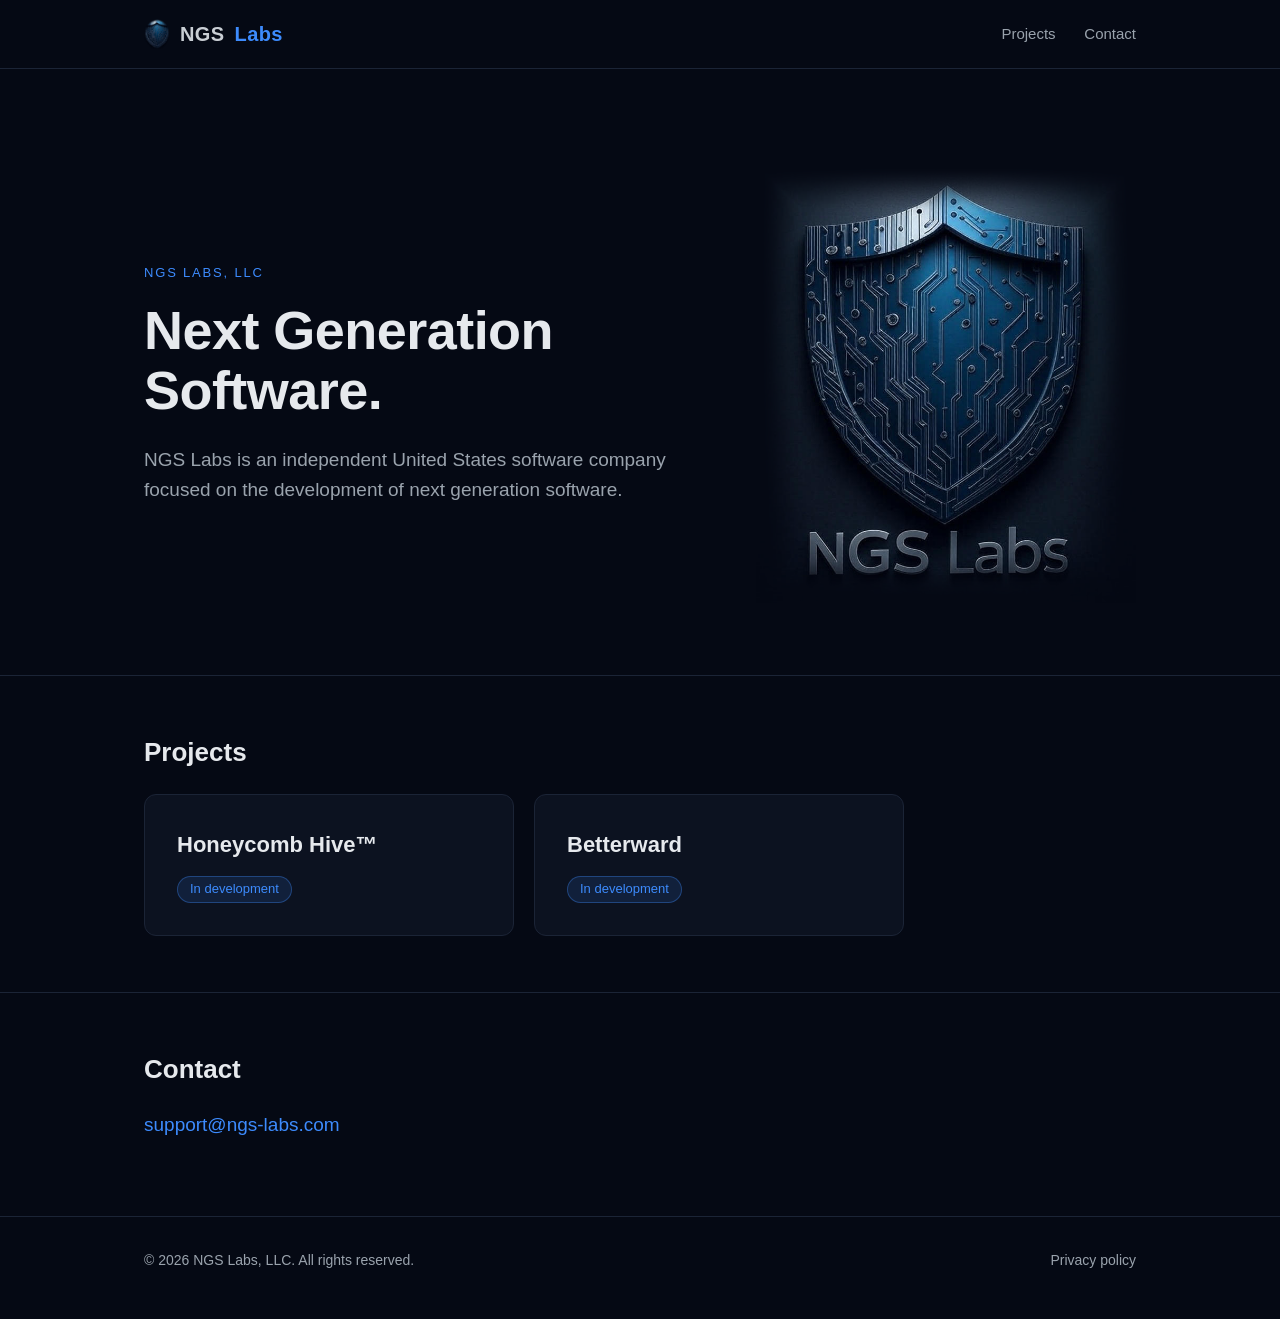
<file: index.html>
<!doctype html>
<html lang="en">
<head>
  <meta charset="utf-8">
  <meta name="viewport" content="width=device-width, initial-scale=1">
  <title>NGS Labs, LLC · Next Generation Software</title>
  <meta name="description" content="NGS Labs, LLC develops next generation software.">
  <link rel="stylesheet" href="styles.css">
  <link rel="icon" type="image/png" href="shield.png">
</head>
<body>
  <header class="site">
    <div class="wrap">
      <a class="wordmark" href="/"><img src="shield.png" alt="">NGS <span>Labs</span></a>
      <nav>
        <a href="#projects">Projects</a>
        <a href="#contact">Contact</a>
      </nav>
    </div>
  </header>

  <main>
    <div class="wrap hero">
      <div class="hero-grid">
        <div>
          <p class="eyebrow">NGS Labs, LLC</p>
          <h1>Next Generation Software.</h1>
          <p>NGS Labs is an independent United States software company focused on the development of next generation software.</p>
        </div>
        <div class="hero-logo"><img src="logo.png" alt="NGS Labs logo" width="720" height="830"></div>
      </div>
    </div>

    <section id="projects">
      <div class="wrap">
        <h2>Projects</h2>
        <div class="cards">
          <div class="card">
            <h3>Honeycomb Hive&trade;</h3>
            <span class="status">In development</span>
          </div>
          <div class="card">
            <h3>Betterward</h3>
            <span class="status">In development</span>
          </div>
        </div>
      </div>
    </section>

    <section id="contact">
      <div class="wrap">
        <h2>Contact</h2>
        <p class="contact-line"><a href="mailto:support@ngs-labs.com">support@ngs-labs.com</a></p>
      </div>
    </section>
  </main>

  <footer class="site">
    <div class="wrap">
      <span>&copy; 2026 NGS Labs, LLC. All rights reserved.</span>
      <a href="privacy.html">Privacy policy</a>
    </div>
  </footer>
</body>
</html>
</file>
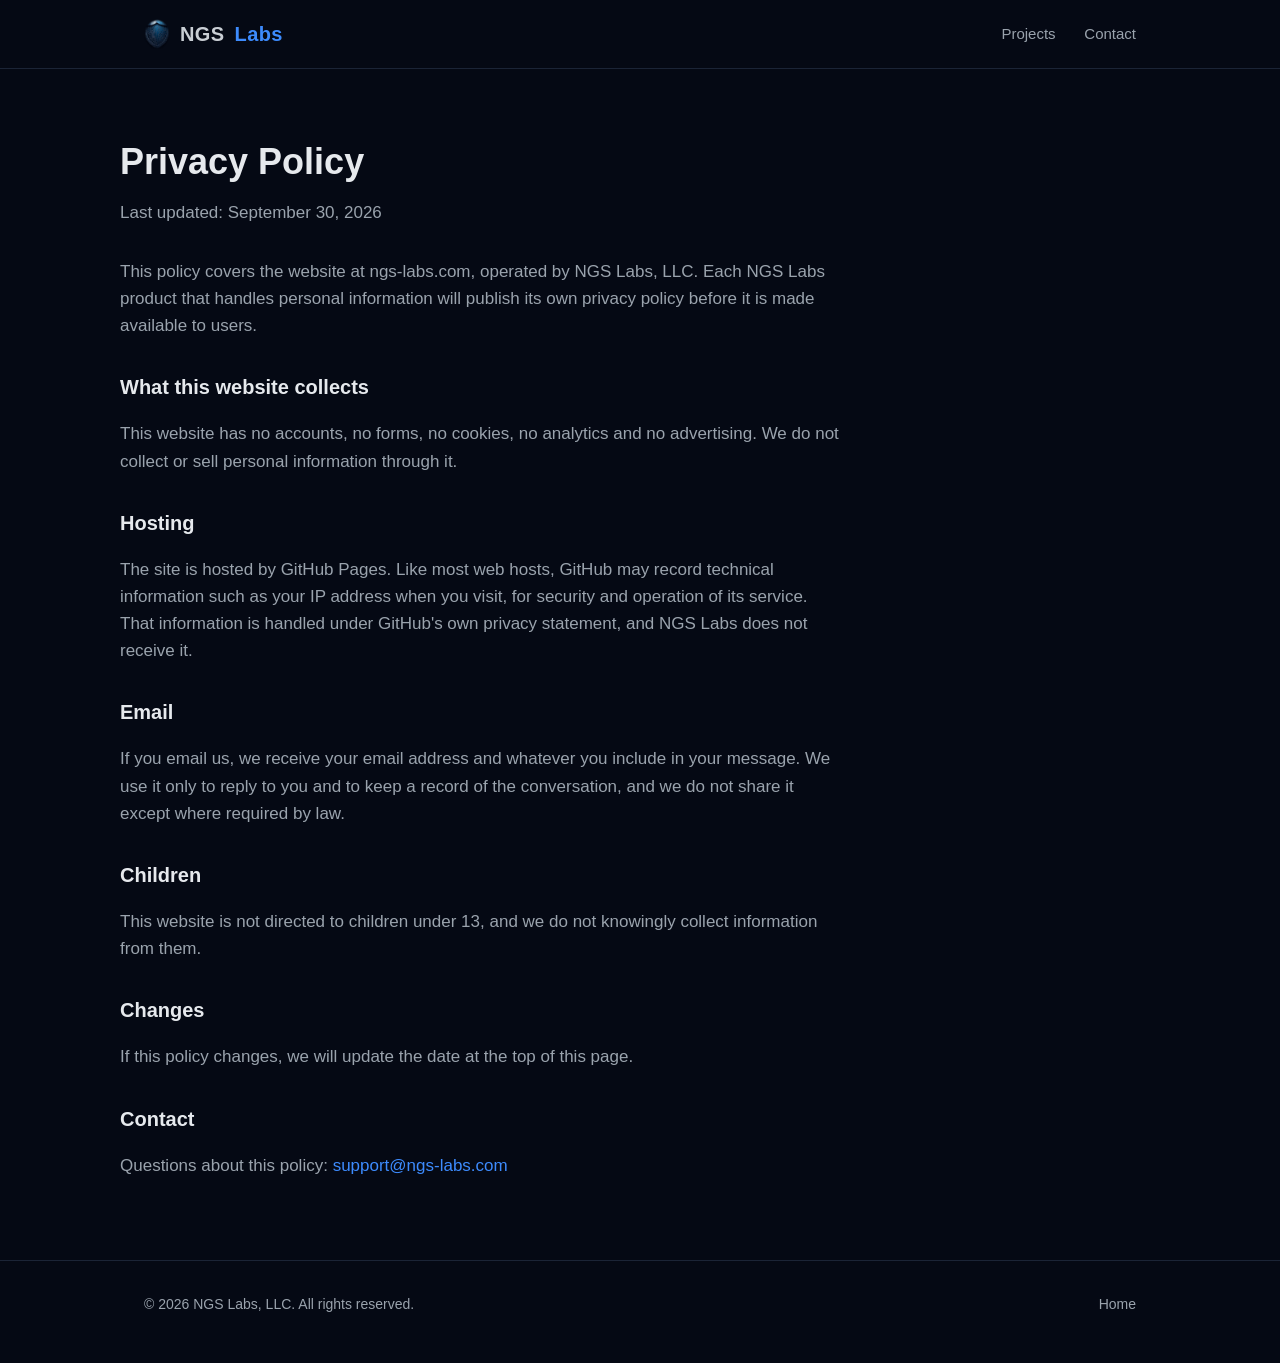
<file: privacy.html>
<!doctype html>
<html lang="en">
<head>
  <meta charset="utf-8">
  <meta name="viewport" content="width=device-width, initial-scale=1">
  <title>Privacy Policy · NGS Labs, LLC</title>
  <meta name="description" content="Privacy policy for the NGS Labs, LLC website.">
  <link rel="stylesheet" href="styles.css">
  <link rel="icon" type="image/png" href="shield.png">
</head>
<body>
  <header class="site">
    <div class="wrap">
      <a class="wordmark" href="/"><img src="shield.png" alt="">NGS <span>Labs</span></a>
      <nav>
        <a href="/#projects">Projects</a>
        <a href="/#contact">Contact</a>
      </nav>
    </div>
  </header>

  <main class="wrap legal">
    <h1>Privacy Policy</h1>
    <p class="updated">Last updated: September 30, 2026</p>

    <p>This policy covers the website at ngs-labs.com, operated by NGS Labs, LLC. Each NGS Labs product that handles personal information will publish its own privacy policy before it is made available to users.</p>

    <h2>What this website collects</h2>
    <p>This website has no accounts, no forms, no cookies, no analytics and no advertising. We do not collect or sell personal information through it.</p>

    <h2>Hosting</h2>
    <p>The site is hosted by GitHub Pages. Like most web hosts, GitHub may record technical information such as your IP address when you visit, for security and operation of its service. That information is handled under GitHub's own privacy statement, and NGS Labs does not receive it.</p>

    <h2>Email</h2>
    <p>If you email us, we receive your email address and whatever you include in your message. We use it only to reply to you and to keep a record of the conversation, and we do not share it except where required by law.</p>

    <h2>Children</h2>
    <p>This website is not directed to children under 13, and we do not knowingly collect information from them.</p>

    <h2>Changes</h2>
    <p>If this policy changes, we will update the date at the top of this page.</p>

    <h2>Contact</h2>
    <p>Questions about this policy: <a href="mailto:support@ngs-labs.com">support@ngs-labs.com</a></p>
  </main>

  <footer class="site">
    <div class="wrap">
      <span>&copy; 2026 NGS Labs, LLC. All rights reserved.</span>
      <a href="/">Home</a>
    </div>
  </footer>
</body>
</html>
</file>
<file: styles.css>
:root {
  --bg: #050914;
  --surface: #0c1220;
  --border: #1b2436;
  --text: #e6e9ed;
  --muted: #9aa3ad;
  --silver: #c9ced4;
  --blue: #3d8bfd;
  --blue-soft: rgba(61, 139, 253, 0.12);
  --max: 1040px;
}

* { box-sizing: border-box; }

html { -webkit-text-size-adjust: 100%; }

body {
  margin: 0;
  background: var(--bg);
  color: var(--text);
  font-family: -apple-system, BlinkMacSystemFont, "Segoe UI", Roboto, "Helvetica Neue", Arial, sans-serif;
  font-size: 17px;
  line-height: 1.6;
}

a { color: var(--blue); text-decoration: none; }
a:hover { text-decoration: underline; }

.wrap { max-width: var(--max); margin: 0 auto; padding: 0 24px; }

header.site {
  border-bottom: 1px solid var(--border);
}
header.site .wrap {
  display: flex;
  align-items: center;
  justify-content: space-between;
  height: 68px;
}
.wordmark {
  display: flex;
  align-items: center;
  gap: 10px;
  font-weight: 700;
  font-size: 20px;
  letter-spacing: 0.02em;
  color: var(--silver);
}
.wordmark span { color: var(--blue); }
.wordmark img { width: 26px; height: auto; display: block; }
.wordmark:hover { text-decoration: none; }

.hero-grid {
  display: grid;
  grid-template-columns: minmax(0, 1.4fr) minmax(0, 1fr);
  gap: 48px;
  align-items: center;
}
.hero-logo img {
  width: 100%;
  max-width: 380px;
  height: auto;
  display: block;
  margin-left: auto;
}
nav a { color: var(--muted); margin-left: 24px; font-size: 15px; }
nav a:hover { color: var(--text); text-decoration: none; }

.hero { padding-top: 96px; padding-bottom: 72px; }
.hero .eyebrow {
  text-transform: uppercase;
  letter-spacing: 0.14em;
  font-size: 13px;
  color: var(--blue);
  margin: 0 0 16px;
}
.hero h1 {
  font-size: clamp(34px, 5vw, 54px);
  line-height: 1.12;
  margin: 0 0 24px;
  max-width: 820px;
  letter-spacing: -0.01em;
}
.hero p { color: var(--muted); font-size: 19px; max-width: 680px; margin: 0; }

section { padding: 56px 0; border-top: 1px solid var(--border); }
section h2 { font-size: 26px; margin: 0 0 20px; }
section p { max-width: 720px; color: var(--muted); }

.card {
  background: var(--surface);
  border: 1px solid var(--border);
  border-radius: 12px;
  padding: 32px;
  max-width: 760px;
}
.cards {
  display: grid;
  grid-template-columns: repeat(auto-fill, minmax(260px, 1fr));
  gap: 20px;
  max-width: 760px;
}
.card h3 { margin: 0 0 12px; font-size: 22px; }
.status {
  display: inline-block;
  font-size: 13px;
  color: var(--blue);
  background: var(--blue-soft);
  border: 1px solid rgba(61, 139, 253, 0.35);
  border-radius: 999px;
  padding: 2px 12px;
  margin-bottom: 0;
}
.card p { margin: 0 0 12px; }
.card p:last-child { margin-bottom: 0; }

.contact-line { font-size: 19px; color: var(--text); }

footer.site {
  border-top: 1px solid var(--border);
  padding: 32px 0 48px;
  color: var(--muted);
  font-size: 14px;
}
footer.site .wrap { display: flex; flex-wrap: wrap; gap: 8px 24px; justify-content: space-between; }
footer.site a { color: var(--muted); }

.legal { padding: 64px 0; }
.legal h1 { font-size: 36px; margin: 0 0 8px; }
.legal .updated { color: var(--muted); margin: 0 0 32px; }
.legal h2 { font-size: 20px; margin: 32px 0 8px; }
.legal p, .legal li { color: var(--muted); max-width: 720px; }

@media (max-width: 820px) {
  .hero-grid { grid-template-columns: 1fr; gap: 24px; }
  .hero-logo { order: -1; }
  .hero-logo img { max-width: 240px; margin: 0; }
}

@media (max-width: 600px) {
  body { font-size: 16px; }
  .wrap { padding: 0 16px; }
  nav a { margin-left: 16px; }
  .hero { padding-top: 48px; padding-bottom: 48px; }
  .card { padding: 24px; }
}
</file>
